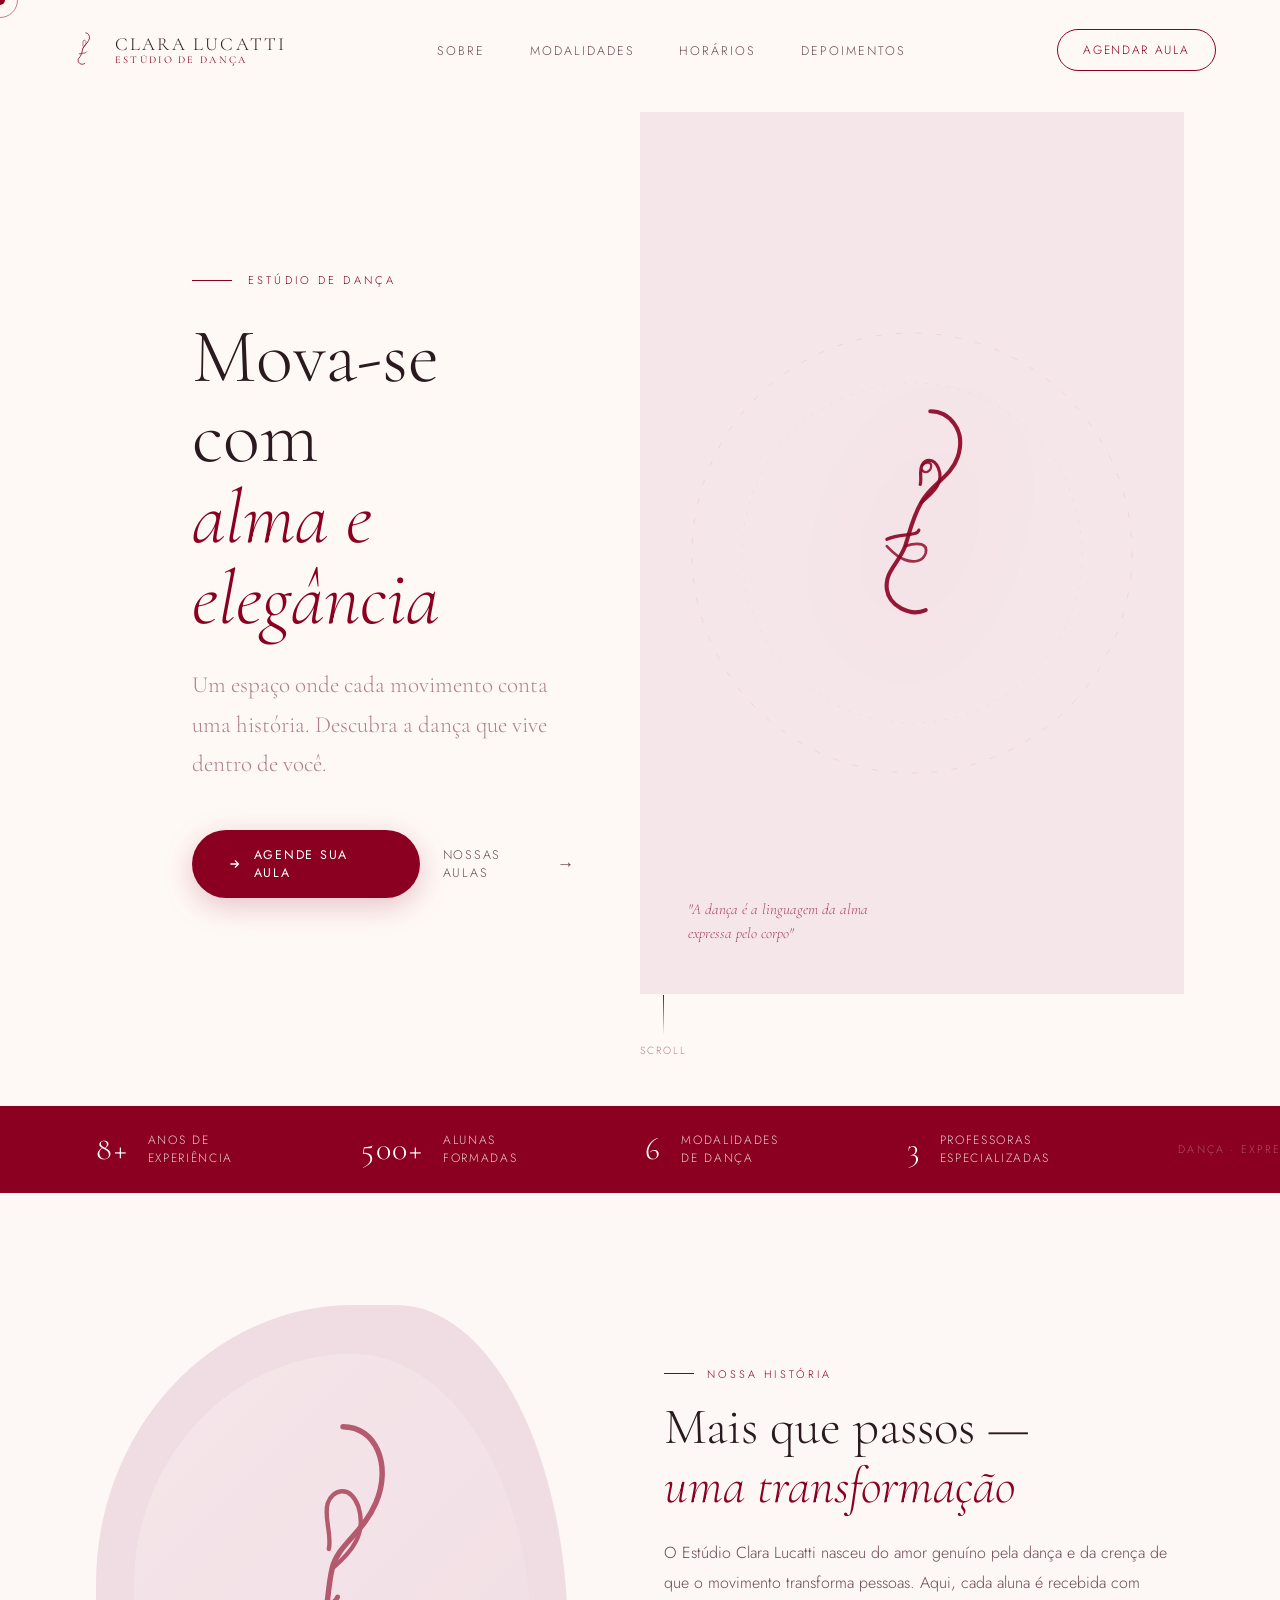
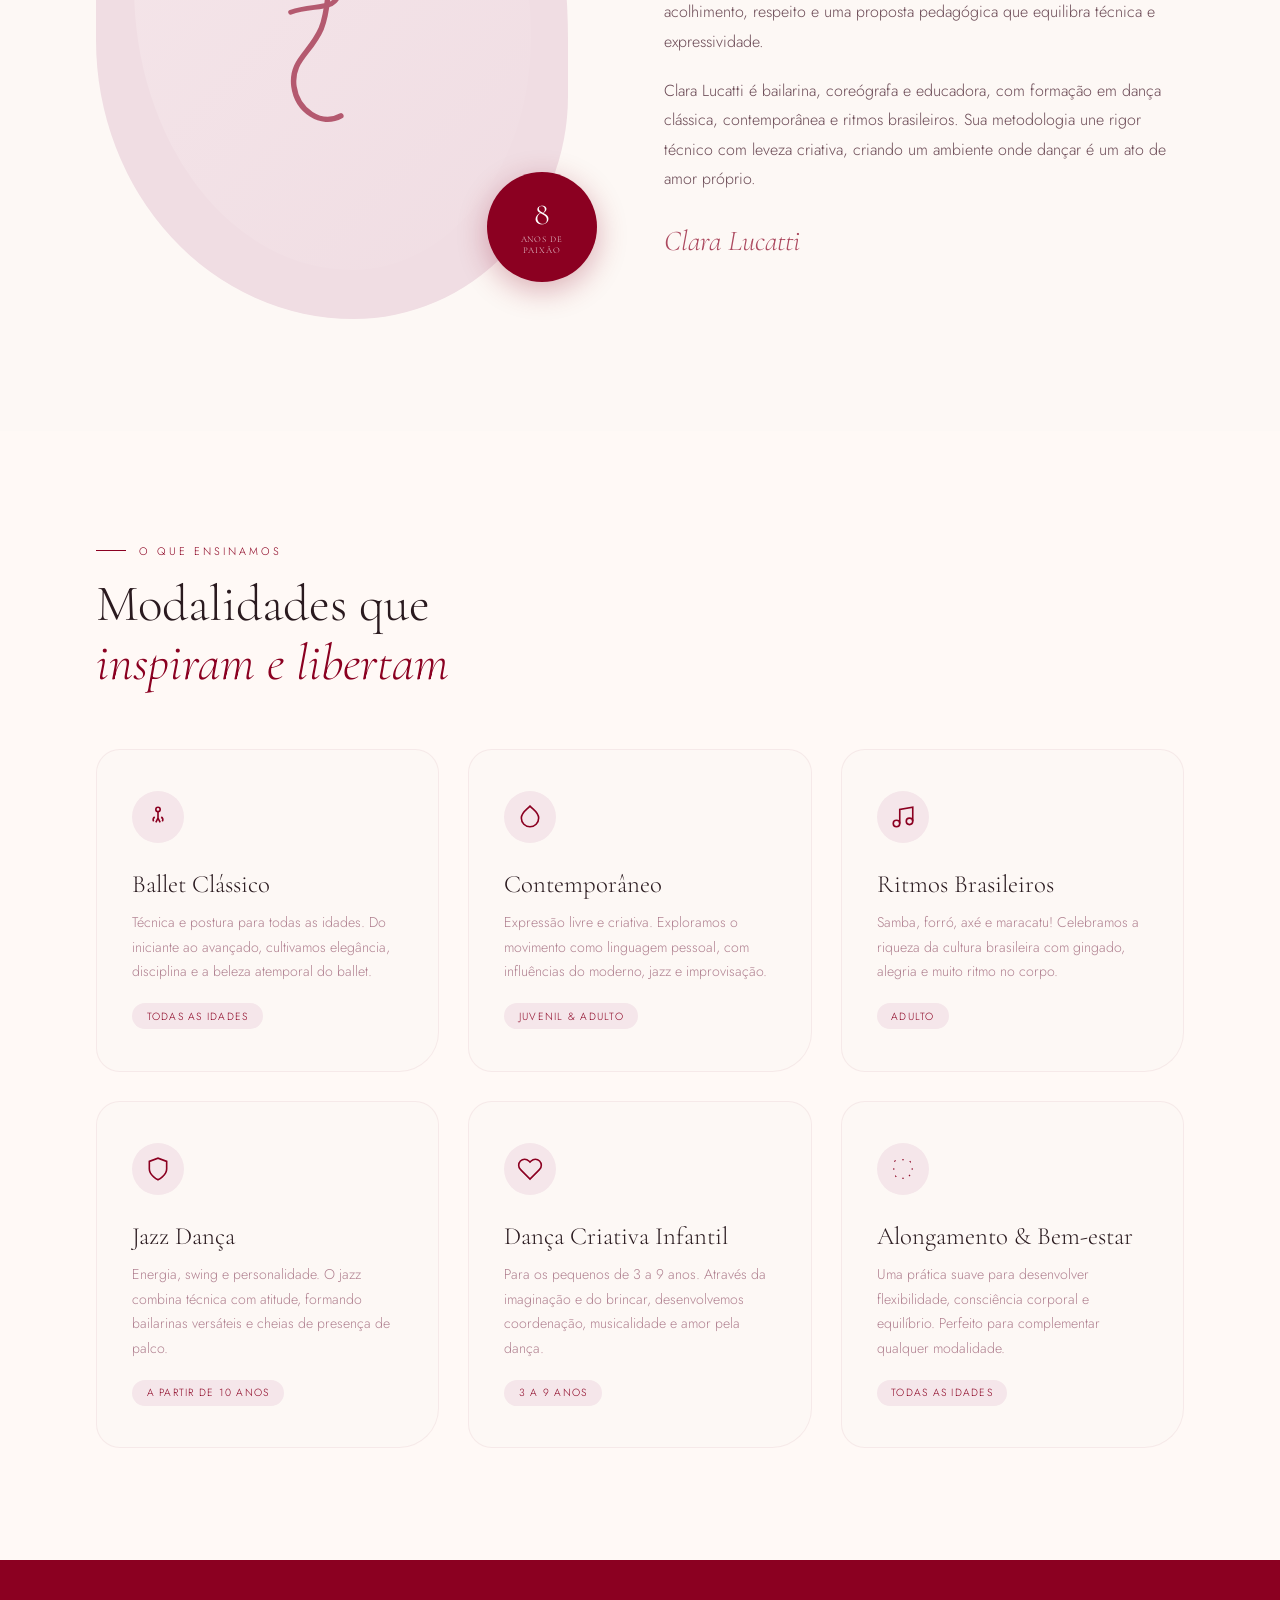
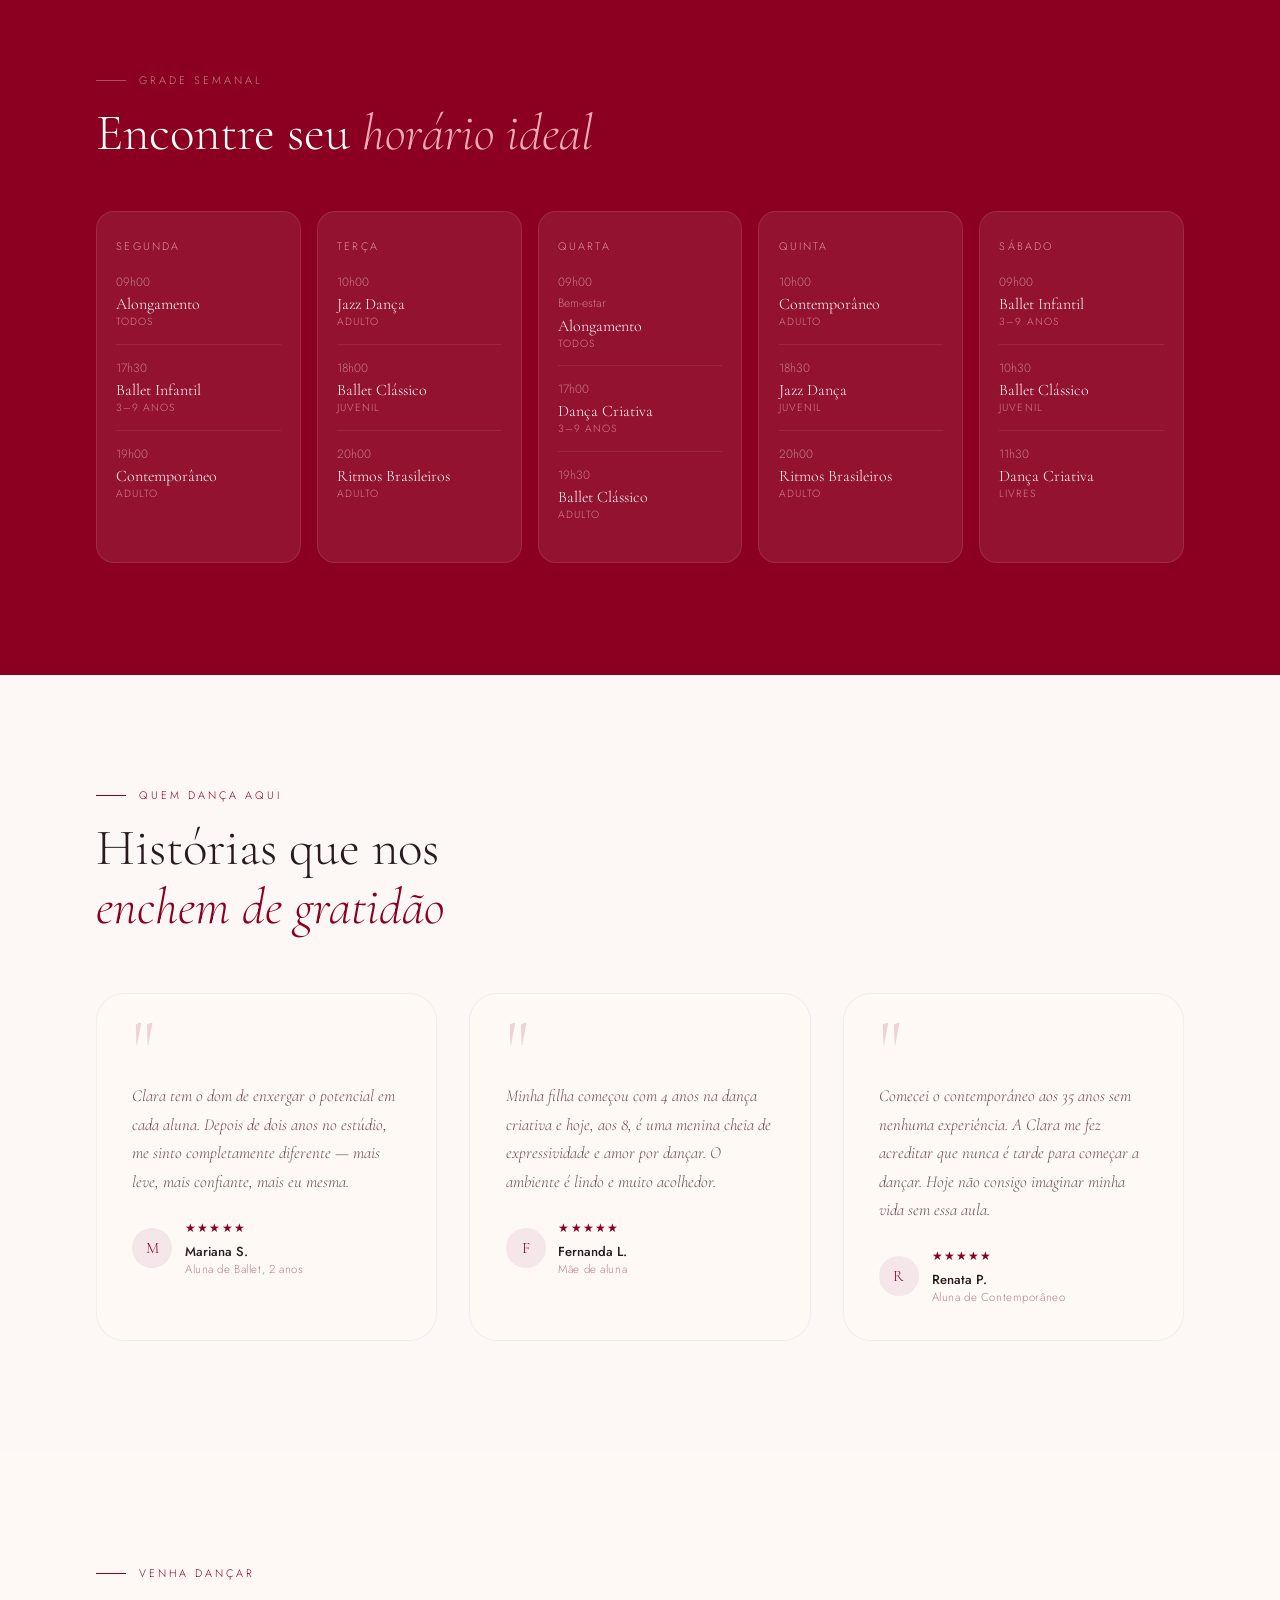
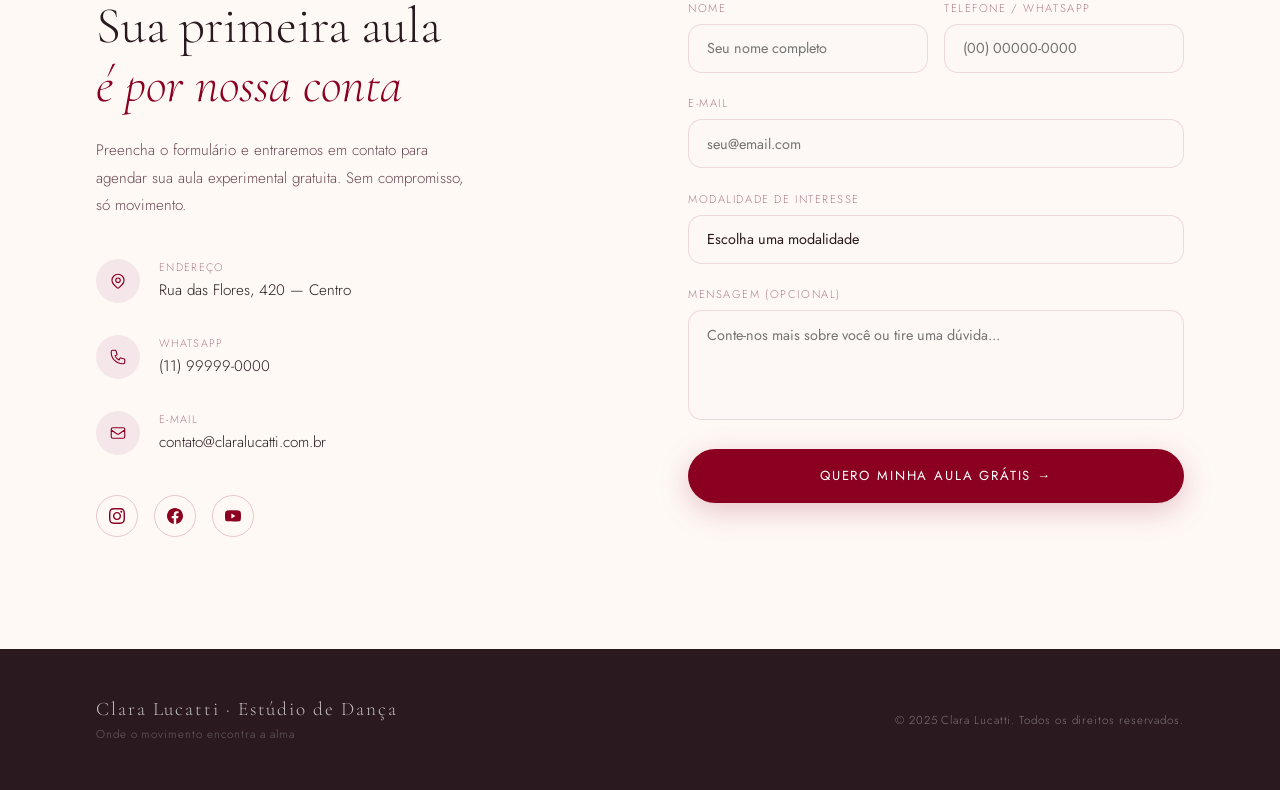
<file: templates/clara-lucatti.html>
<!DOCTYPE html>
<html lang="pt-BR">
<head>
<meta charset="UTF-8">
<meta name="viewport" content="width=device-width, initial-scale=1.0">
<title>Clara Lucatti · Estúdio de Dança</title>
<link href="https://fonts.googleapis.com/css2?family=Cormorant+Garamond:ital,wght@0,300;0,400;0,600;1,300;1,400&family=Jost:wght@200;300;400;500&display=swap" rel="stylesheet">
<style>
  :root {
    --bordo: #8B0021;
    --bordo-light: #A3002A;
    --bordo-pale: #f5e6ea;
    --cream: #fdf8f5;
    --warm-white: #fff9f6;
    --blush: #f0dde3;
    --taupe: #c9a8b2;
    --text-dark: #2a1a1f;
    --text-mid: #6b4a55;
    --text-light: #b08090;
  }

  *, *::before, *::after { margin: 0; padding: 0; box-sizing: border-box; }

  html { scroll-behavior: smooth; }

  body {
    background: var(--warm-white);
    color: var(--text-dark);
    font-family: 'Jost', sans-serif;
    font-weight: 300;
    overflow-x: hidden;
  }

  /* ── CURSOR ── */
  body { cursor: none; }
  .cursor {
    width: 10px; height: 10px;
    background: var(--bordo);
    border-radius: 50%;
    position: fixed; top: 0; left: 0;
    pointer-events: none; z-index: 9999;
    transform: translate(-50%,-50%);
    transition: transform 0.15s ease, width 0.3s ease, height 0.3s ease, opacity 0.3s;
    mix-blend-mode: multiply;
  }
  .cursor-ring {
    width: 36px; height: 36px;
    border: 1.5px solid var(--bordo);
    border-radius: 50%;
    position: fixed; top: 0; left: 0;
    pointer-events: none; z-index: 9998;
    transform: translate(-50%,-50%);
    transition: transform 0.35s cubic-bezier(.25,.46,.45,.94), opacity 0.3s;
    opacity: 0.5;
  }
  body:hover .cursor { opacity: 1; }

  /* ── NAV ── */
  nav {
    position: fixed; top: 0; left: 0; right: 0; z-index: 100;
    display: flex; align-items: center; justify-content: space-between;
    padding: 1.8rem 4rem;
    background: transparent;
    transition: background 0.4s, backdrop-filter 0.4s;
  }
  nav.scrolled {
    background: rgba(253,248,245,0.92);
    backdrop-filter: blur(16px);
    border-bottom: 1px solid rgba(139,0,33,0.08);
  }
  .nav-logo {
    display: flex; align-items: center; gap: 0.8rem;
    text-decoration: none;
  }
  .nav-logo-mark {
    width: 38px; height: 38px;
    /* Inline SVG logo reproduction */
  }
  .nav-brand {
    font-family: 'Cormorant Garamond', serif;
    font-weight: 300;
    font-size: 1.15rem;
    letter-spacing: 0.12em;
    color: var(--text-dark);
    text-transform: uppercase;
    line-height: 1.1;
  }
  .nav-brand span { display: block; font-size: 0.65rem; letter-spacing: 0.22em; color: var(--bordo); font-weight: 400; }
  .nav-links {
    display: flex; gap: 2.8rem; list-style: none;
  }
  .nav-links a {
    font-family: 'Jost', sans-serif;
    font-weight: 300;
    font-size: 0.78rem;
    letter-spacing: 0.16em;
    text-transform: uppercase;
    color: var(--text-mid);
    text-decoration: none;
    position: relative;
    transition: color 0.3s;
  }
  .nav-links a::after {
    content: '';
    position: absolute; bottom: -3px; left: 0; right: 100%;
    height: 1px; background: var(--bordo);
    transition: right 0.3s ease;
  }
  .nav-links a:hover { color: var(--bordo); }
  .nav-links a:hover::after { right: 0; }
  .nav-cta {
    font-family: 'Jost', sans-serif;
    font-size: 0.75rem;
    letter-spacing: 0.14em;
    text-transform: uppercase;
    padding: 0.7rem 1.6rem;
    border: 1.5px solid var(--bordo);
    color: var(--bordo);
    text-decoration: none;
    border-radius: 50px;
    transition: all 0.35s ease;
  }
  .nav-cta:hover { background: var(--bordo); color: #fff; }

  /* ── HERO ── */
  .hero {
    min-height: 100vh;
    display: grid;
    grid-template-columns: 1fr 1fr;
    position: relative;
    overflow: hidden;
  }
  .hero-left {
    display: flex; flex-direction: column;
    justify-content: center;
    padding: 10rem 4rem 6rem 6rem;
    position: relative; z-index: 2;
  }
  .hero-eyebrow {
    font-size: 0.7rem;
    letter-spacing: 0.28em;
    text-transform: uppercase;
    color: var(--bordo);
    margin-bottom: 1.8rem;
    display: flex; align-items: center; gap: 1rem;
    animation: fadeUp 1s 0.2s both;
  }
  .hero-eyebrow::before {
    content: ''; width: 40px; height: 1px; background: var(--bordo);
  }
  .hero-title {
    font-family: 'Cormorant Garamond', serif;
    font-weight: 300;
    font-size: clamp(3.5rem, 6vw, 5.5rem);
    line-height: 1.05;
    color: var(--text-dark);
    margin-bottom: 0.3rem;
    animation: fadeUp 1s 0.35s both;
  }
  .hero-title em {
    font-style: italic;
    color: var(--bordo);
    display: block;
  }
  .hero-subtitle {
    font-family: 'Cormorant Garamond', serif;
    font-weight: 300;
    font-size: clamp(1.1rem, 2vw, 1.45rem);
    color: var(--text-light);
    margin: 1.4rem 0 2.8rem;
    line-height: 1.7;
    max-width: 360px;
    animation: fadeUp 1s 0.5s both;
  }
  .hero-actions {
    display: flex; gap: 1.4rem; align-items: center;
    animation: fadeUp 1s 0.65s both;
  }
  .btn-primary {
    display: inline-flex; align-items: center; gap: 0.7rem;
    background: var(--bordo);
    color: #fff;
    font-family: 'Jost', sans-serif;
    font-size: 0.78rem;
    font-weight: 400;
    letter-spacing: 0.14em;
    text-transform: uppercase;
    padding: 1rem 2.2rem;
    border-radius: 50px;
    text-decoration: none;
    transition: all 0.35s ease;
    box-shadow: 0 8px 30px rgba(139,0,33,0.22);
  }
  .btn-primary:hover { background: #a0002c; transform: translateY(-2px); box-shadow: 0 14px 40px rgba(139,0,33,0.3); }
  .btn-secondary {
    font-family: 'Jost', sans-serif;
    font-size: 0.78rem;
    font-weight: 300;
    letter-spacing: 0.14em;
    text-transform: uppercase;
    color: var(--text-mid);
    text-decoration: none;
    display: flex; align-items: center; gap: 0.6rem;
    transition: color 0.3s;
  }
  .btn-secondary:hover { color: var(--bordo); }
  .btn-secondary .arrow { font-size: 1.1rem; transition: transform 0.3s; }
  .btn-secondary:hover .arrow { transform: translateX(4px); }

  .hero-right {
    position: relative;
    overflow: hidden;
  }
  .hero-bg-shape {
    position: absolute;
    inset: 0;
    background: var(--bordo-pale);
    clip-path: ellipse(90% 90% at 60% 50%);
  }
  .hero-ornament {
    position: absolute;
    top: 50%; left: 50%;
    transform: translate(-50%, -50%);
    opacity: 0.07;
    animation: rotateSlow 30s linear infinite;
  }
  .hero-logo-display {
    position: absolute;
    top: 50%; left: 50%;
    transform: translate(-50%, -50%);
    width: 320px; height: 320px;
    animation: floatLogo 6s ease-in-out infinite;
  }
  .hero-logo-display svg {
    width: 100%; height: 100%;
    filter: drop-shadow(0 20px 60px rgba(139,0,33,0.2));
  }
  .hero-quote {
    position: absolute;
    bottom: 3rem; left: 3rem;
    font-family: 'Cormorant Garamond', serif;
    font-style: italic;
    font-size: 0.95rem;
    color: var(--bordo);
    opacity: 0.7;
    max-width: 200px;
    line-height: 1.6;
  }
  .hero-scroll {
    position: absolute;
    bottom: 3rem; left: 50%;
    transform: translateX(-50%);
    display: flex; flex-direction: column; align-items: center; gap: 0.5rem;
    font-size: 0.65rem; letter-spacing: 0.2em; text-transform: uppercase;
    color: var(--text-light);
    animation: fadeUp 1s 1.2s both;
    z-index: 2;
  }
  .scroll-line {
    width: 1px; height: 40px; background: linear-gradient(to bottom, var(--bordo), transparent);
    animation: scrollPulse 2s ease-in-out infinite;
  }

  /* ── ABOUT STRIP ── */
  .about-strip {
    background: var(--bordo);
    padding: 1.6rem 6rem;
    display: flex; gap: 4rem; align-items: center;
    overflow: hidden;
  }
  .strip-item {
    display: flex; align-items: center; gap: 1.2rem;
    flex-shrink: 0;
    color: rgba(255,255,255,0.8);
    font-size: 0.75rem; letter-spacing: 0.14em; text-transform: uppercase;
  }
  .strip-dot { width: 5px; height: 5px; border-radius: 50%; background: rgba(255,255,255,0.4); }
  .strip-num {
    font-family: 'Cormorant Garamond', serif;
    font-size: 2rem; font-weight: 300;
    color: #fff; line-height: 1;
  }

  /* ── SECTION HELPERS ── */
  section { padding: 7rem 6rem; }
  .section-label {
    font-size: 0.68rem; letter-spacing: 0.28em; text-transform: uppercase;
    color: var(--bordo); margin-bottom: 1rem;
    display: flex; align-items: center; gap: 0.8rem;
  }
  .section-label::before { content: ''; width: 30px; height: 1px; background: var(--bordo); }
  .section-title {
    font-family: 'Cormorant Garamond', serif;
    font-weight: 300;
    font-size: clamp(2.2rem, 4vw, 3.4rem);
    line-height: 1.15;
    color: var(--text-dark);
    margin-bottom: 1.4rem;
  }
  .section-title em { font-style: italic; color: var(--bordo); }

  /* ── SOBRE ── */
  .sobre {
    display: grid; grid-template-columns: 1fr 1.1fr;
    gap: 6rem; align-items: center;
    background: var(--cream);
  }
  .sobre-image-wrap {
    position: relative;
  }
  .sobre-image-bg {
    width: 100%; padding-bottom: 130%;
    background: var(--blush);
    border-radius: 60% 40% 50% 60% / 50% 60% 40% 50%;
    position: relative;
    overflow: hidden;
  }
  .sobre-image-inner {
    position: absolute; inset: 8%;
    background: linear-gradient(135deg, var(--bordo-pale), var(--blush));
    border-radius: 55% 45% 45% 55% / 45% 55% 45% 55%;
    display: flex; align-items: center; justify-content: center;
  }
  .sobre-image-inner svg {
    width: 55%; opacity: 0.6;
  }
  .sobre-badge {
    position: absolute;
    bottom: 6%; right: -6%;
    background: var(--bordo);
    color: #fff;
    border-radius: 50%;
    width: 110px; height: 110px;
    display: flex; flex-direction: column; align-items: center; justify-content: center;
    font-family: 'Cormorant Garamond', serif;
    text-align: center;
    box-shadow: 0 8px 30px rgba(139,0,33,0.3);
  }
  .sobre-badge .num { font-size: 2rem; font-weight: 300; line-height: 1; }
  .sobre-badge .label { font-size: 0.55rem; letter-spacing: 0.1em; opacity: 0.85; text-transform: uppercase; margin-top: 0.2rem; }
  .sobre-text p {
    font-size: 1rem; line-height: 1.85; color: var(--text-mid);
    margin-bottom: 1.2rem;
  }
  .sobre-signature {
    font-family: 'Cormorant Garamond', serif;
    font-style: italic;
    font-size: 1.8rem;
    color: var(--bordo);
    margin-top: 1.8rem;
    opacity: 0.7;
  }

  /* ── MODALIDADES ── */
  .modalidades { background: var(--warm-white); }
  .modal-grid {
    display: grid; grid-template-columns: repeat(3, 1fr);
    gap: 1.8rem; margin-top: 3.5rem;
  }
  .modal-card {
    background: var(--cream);
    border-radius: 24px 24px 40px 24px;
    padding: 2.6rem 2.2rem;
    position: relative; overflow: hidden;
    transition: transform 0.4s ease, box-shadow 0.4s ease;
    border: 1px solid rgba(139,0,33,0.06);
  }
  .modal-card:hover {
    transform: translateY(-8px);
    box-shadow: 0 20px 60px rgba(139,0,33,0.1);
  }
  .modal-card::before {
    content: '';
    position: absolute; bottom: 0; left: 0; right: 0;
    height: 4px;
    background: linear-gradient(90deg, var(--bordo), transparent);
    transform: scaleX(0); transform-origin: left;
    transition: transform 0.4s ease;
  }
  .modal-card:hover::before { transform: scaleX(1); }
  .modal-icon {
    width: 52px; height: 52px;
    background: var(--bordo-pale);
    border-radius: 50%;
    display: flex; align-items: center; justify-content: center;
    margin-bottom: 1.6rem;
  }
  .modal-icon svg { width: 26px; color: var(--bordo); }
  .modal-name {
    font-family: 'Cormorant Garamond', serif;
    font-size: 1.55rem; font-weight: 300;
    margin-bottom: 0.7rem; color: var(--text-dark);
  }
  .modal-desc {
    font-size: 0.88rem; line-height: 1.75;
    color: var(--text-light);
  }
  .modal-tag {
    display: inline-block;
    margin-top: 1.2rem;
    font-size: 0.65rem; letter-spacing: 0.12em; text-transform: uppercase;
    padding: 0.35rem 0.9rem;
    border-radius: 50px;
    background: var(--bordo-pale);
    color: var(--bordo);
  }

  /* ── HORÁRIOS ── */
  .horarios { background: var(--bordo); color: #fff; }
  .horarios .section-label { color: rgba(255,255,255,0.5); }
  .horarios .section-label::before { background: rgba(255,255,255,0.3); }
  .horarios .section-title { color: #fff; }
  .horarios .section-title em { color: rgba(255,200,210,0.85); }
  .schedule-grid {
    display: grid; grid-template-columns: repeat(5, 1fr);
    gap: 1rem; margin-top: 3rem;
  }
  .schedule-day {
    background: rgba(255,255,255,0.07);
    border: 1px solid rgba(255,255,255,0.1);
    border-radius: 18px;
    padding: 1.6rem 1.2rem;
    transition: background 0.3s;
  }
  .schedule-day:hover { background: rgba(255,255,255,0.13); }
  .day-name {
    font-size: 0.68rem; letter-spacing: 0.2em; text-transform: uppercase;
    color: rgba(255,200,210,0.7); margin-bottom: 1.2rem;
  }
  .class-item {
    margin-bottom: 0.9rem;
    padding-bottom: 0.9rem;
    border-bottom: 1px solid rgba(255,255,255,0.08);
  }
  .class-item:last-child { border-bottom: none; margin-bottom: 0; }
  .class-time { font-size: 0.75rem; color: rgba(255,255,255,0.45); margin-bottom: 0.2rem; }
  .class-name { font-family: 'Cormorant Garamond', serif; font-size: 1rem; color: #fff; }
  .class-level { font-size: 0.65rem; letter-spacing: 0.1em; text-transform: uppercase; color: rgba(255,200,210,0.6); }

  /* ── DEPOIMENTOS ── */
  .depoimentos { background: var(--cream); }
  .depo-grid {
    display: grid; grid-template-columns: repeat(3, 1fr);
    gap: 2rem; margin-top: 3.5rem;
  }
  .depo-card {
    background: var(--warm-white);
    border-radius: 28px;
    padding: 2.2rem;
    position: relative;
    border: 1px solid rgba(139,0,33,0.06);
    transition: transform 0.3s;
  }
  .depo-card:hover { transform: translateY(-4px); }
  .depo-quote-mark {
    font-family: 'Cormorant Garamond', serif;
    font-size: 5rem; line-height: 0.5;
    color: var(--bordo); opacity: 0.15;
    margin-bottom: 0.8rem;
  }
  .depo-text {
    font-family: 'Cormorant Garamond', serif;
    font-size: 1.05rem; font-style: italic;
    line-height: 1.7; color: var(--text-mid);
    margin-bottom: 1.4rem;
  }
  .depo-author { display: flex; align-items: center; gap: 0.8rem; }
  .depo-avatar {
    width: 40px; height: 40px;
    background: var(--bordo-pale);
    border-radius: 50%;
    display: flex; align-items: center; justify-content: center;
    font-family: 'Cormorant Garamond', serif;
    font-size: 1rem; color: var(--bordo);
  }
  .depo-name { font-size: 0.82rem; font-weight: 500; color: var(--text-dark); }
  .depo-role { font-size: 0.72rem; color: var(--text-light); letter-spacing: 0.05em; }
  .depo-stars { color: var(--bordo); font-size: 0.75rem; letter-spacing: 0.1em; margin-bottom: 0.3rem; }

  /* ── CONTATO ── */
  .contato {
    background: var(--warm-white);
    display: grid; grid-template-columns: 1fr 1fr;
    gap: 6rem; align-items: center;
  }
  .contato-form { }
  .form-group { margin-bottom: 1.4rem; }
  .form-group label {
    display: block;
    font-size: 0.7rem; letter-spacing: 0.14em; text-transform: uppercase;
    color: var(--text-light); margin-bottom: 0.5rem;
  }
  .form-group input,
  .form-group select,
  .form-group textarea {
    width: 100%;
    background: var(--cream);
    border: 1.5px solid rgba(139,0,33,0.12);
    border-radius: 14px;
    padding: 0.85rem 1.1rem;
    font-family: 'Jost', sans-serif;
    font-size: 0.9rem;
    color: var(--text-dark);
    transition: border-color 0.3s, box-shadow 0.3s;
    outline: none;
    appearance: none;
  }
  .form-group input:focus,
  .form-group select:focus,
  .form-group textarea:focus {
    border-color: var(--bordo);
    box-shadow: 0 0 0 4px rgba(139,0,33,0.06);
  }
  .form-group textarea { height: 110px; resize: none; }
  .form-row { display: grid; grid-template-columns: 1fr 1fr; gap: 1rem; }
  .contato-info { }
  .contact-item {
    display: flex; gap: 1.2rem; align-items: flex-start;
    margin-bottom: 2rem;
  }
  .contact-icon {
    width: 44px; height: 44px; border-radius: 50%;
    background: var(--bordo-pale);
    display: flex; align-items: center; justify-content: center;
    flex-shrink: 0;
    color: var(--bordo);
  }
  .contact-label { font-size: 0.68rem; letter-spacing: 0.12em; text-transform: uppercase; color: var(--text-light); margin-bottom: 0.25rem; }
  .contact-value { font-size: 0.95rem; color: var(--text-dark); }
  .social-links { display: flex; gap: 1rem; margin-top: 2.5rem; }
  .social-link {
    width: 42px; height: 42px;
    border: 1.5px solid rgba(139,0,33,0.2);
    border-radius: 50%;
    display: flex; align-items: center; justify-content: center;
    color: var(--bordo);
    text-decoration: none;
    transition: all 0.3s;
    font-size: 0.85rem;
  }
  .social-link:hover { background: var(--bordo); color: #fff; border-color: var(--bordo); }

  /* ── FOOTER ── */
  footer {
    background: var(--text-dark);
    color: rgba(255,255,255,0.4);
    padding: 3rem 6rem;
    display: flex; justify-content: space-between; align-items: center;
  }
  .footer-brand {
    font-family: 'Cormorant Garamond', serif;
    font-size: 1.2rem; font-weight: 300;
    color: rgba(255,255,255,0.7); letter-spacing: 0.1em;
  }
  .footer-copy { font-size: 0.72rem; letter-spacing: 0.08em; }

  /* ── DECORATIVE BLOB ── */
  .blob {
    position: absolute; pointer-events: none; z-index: 0;
    border-radius: 50%; filter: blur(80px); opacity: 0.45;
  }

  /* ── ANIMATIONS ── */
  @keyframes fadeUp {
    from { opacity: 0; transform: translateY(28px); }
    to { opacity: 1; transform: translateY(0); }
  }
  @keyframes floatLogo {
    0%, 100% { transform: translate(-50%, -50%) translateY(0); }
    50% { transform: translate(-50%, -50%) translateY(-18px); }
  }
  @keyframes rotateSlow {
    from { transform: translate(-50%,-50%) rotate(0deg); }
    to { transform: translate(-50%,-50%) rotate(360deg); }
  }
  @keyframes scrollPulse {
    0%, 100% { opacity: 1; }
    50% { opacity: 0.3; }
  }
  @keyframes fadeIn {
    from { opacity: 0; }
    to { opacity: 1; }
  }

  /* Reveal on scroll */
  .reveal { opacity: 0; transform: translateY(30px); transition: opacity 0.7s ease, transform 0.7s ease; }
  .reveal.visible { opacity: 1; transform: translateY(0); }
  .reveal-delay-1 { transition-delay: 0.1s; }
  .reveal-delay-2 { transition-delay: 0.2s; }
  .reveal-delay-3 { transition-delay: 0.3s; }

  /* ── RESPONSIVE ── */
  @media (max-width: 900px) {
    nav { padding: 1.4rem 2rem; }
    .nav-links { display: none; }
    section { padding: 5rem 2rem; }
    .hero { grid-template-columns: 1fr; }
    .hero-right { height: 50vh; }
    .hero-left { padding: 8rem 2rem 3rem; }
    .sobre, .contato { grid-template-columns: 1fr; gap: 3rem; }
    .modal-grid, .depo-grid { grid-template-columns: 1fr; }
    .schedule-grid { grid-template-columns: repeat(2, 1fr); }
    .about-strip { padding: 1.4rem 2rem; }
    footer { flex-direction: column; gap: 1rem; padding: 2rem; text-align: center; }
  }
</style>
</head>
<body>

<!-- Custom Cursor -->
<div class="cursor" id="cursor"></div>
<div class="cursor-ring" id="cursorRing"></div>

<!-- NAV -->
<nav id="navbar">
  <a href="#" class="nav-logo">
    <svg class="nav-logo-mark" viewBox="0 0 100 200" fill="none" xmlns="http://www.w3.org/2000/svg">
      <path d="M65 10 C80 10 90 30 80 50 C70 70 55 75 50 90 C45 105 45 115 40 125 C35 140 20 145 25 160 C30 175 50 180 60 170" stroke="#8B0021" stroke-width="4.5" stroke-linecap="round" fill="none"/>
      <path d="M50 90 C60 80 70 70 65 55 C60 45 52 48 50 55 C48 62 52 70 50 78" stroke="#8B0021" stroke-width="3" stroke-linecap="round" fill="none"/>
      <path d="M30 120 C50 115 65 120 70 110" stroke="#8B0021" stroke-width="3.5" stroke-linecap="round" fill="none"/>
    </svg>
    <div class="nav-brand">Clara Lucatti <span>Estúdio de Dança</span></div>
  </a>
  <ul class="nav-links">
    <li><a href="#sobre">Sobre</a></li>
    <li><a href="#modalidades">Modalidades</a></li>
    <li><a href="#horarios">Horários</a></li>
    <li><a href="#depoimentos">Depoimentos</a></li>
  </ul>
  <a href="#contato" class="nav-cta">Agendar Aula</a>
</nav>

<!-- HERO -->
<section class="hero" id="home">
  <div class="hero-left">
    <div class="hero-eyebrow">Estúdio de Dança</div>
    <h1 class="hero-title">
      Mova-se com<br>
      <em>alma e elegância</em>
    </h1>
    <p class="hero-subtitle">
      Um espaço onde cada movimento conta uma história. Descubra a dança que vive dentro de você.
    </p>
    <div class="hero-actions">
      <a href="#contato" class="btn-primary">
        <svg width="16" height="16" fill="none" viewBox="0 0 24 24" stroke="currentColor"><path stroke-linecap="round" stroke-linejoin="round" stroke-width="2" d="M13 7l5 5m0 0l-5 5m5-5H6"/></svg>
        Agende sua aula
      </a>
      <a href="#modalidades" class="btn-secondary">Nossas aulas <span class="arrow">→</span></a>
    </div>
  </div>

  <div class="hero-right">
    <div class="hero-bg-shape"></div>
    <!-- Decorative rotating ring -->
    <svg class="hero-ornament" width="500" height="500" viewBox="0 0 500 500">
      <circle cx="250" cy="250" r="220" fill="none" stroke="#8B0021" stroke-width="1" stroke-dasharray="6 14"/>
      <circle cx="250" cy="250" r="170" fill="none" stroke="#8B0021" stroke-width="0.5" stroke-dasharray="3 8"/>
    </svg>
    <!-- Logo display -->
    <div class="hero-logo-display">
      <svg viewBox="0 0 400 700" fill="none" xmlns="http://www.w3.org/2000/svg">
        <!-- Main flowing line (stylized from uploaded logo) -->
        <path d="M240 40 C280 40 320 80 300 140 C285 185 240 200 220 240 C200 275 195 305 185 335 C170 375 140 390 145 430 C150 465 195 490 230 475" 
              stroke="#8B0021" stroke-width="9" stroke-linecap="round" fill="none" opacity="0.9"/>
        <!-- Spiral top -->
        <path d="M220 240 C250 215 270 195 258 165 C248 140 228 145 222 158 C215 172 222 188 218 200" 
              stroke="#8B0021" stroke-width="7" stroke-linecap="round" fill="none" opacity="0.9"/>
        <path d="M222 158 C235 148 245 152 241 165 C237 175 225 175 222 168" 
              stroke="#8B0021" stroke-width="5" stroke-linecap="round" fill="none" opacity="0.85"/>
        <!-- Leaf/petal shape mid -->
        <path d="M145 320 C175 305 210 315 215 300" 
              stroke="#8B0021" stroke-width="7" stroke-linecap="round" fill="none" opacity="0.9"/>
        <!-- Lower curve -->
        <path d="M185 335 C215 325 235 330 230 350 C225 368 205 372 185 365 C165 358 155 345 145 335" 
              stroke="#8B0021" stroke-width="6" stroke-linecap="round" fill="none" opacity="0.8"/>
      </svg>
    </div>
    <div class="hero-quote">"A dança é a linguagem da alma expressa pelo corpo"</div>
  </div>

  <div class="hero-scroll">
    <div class="scroll-line"></div>
    <span>scroll</span>
  </div>
</section>

<!-- STRIP -->
<div class="about-strip">
  <div class="strip-item"><div class="strip-num">8+</div><div>Anos de<br>experiência</div></div>
  <div class="strip-dot"></div>
  <div class="strip-item"><div class="strip-num">500+</div><div>Alunas<br>formadas</div></div>
  <div class="strip-dot"></div>
  <div class="strip-item"><div class="strip-num">6</div><div>Modalidades<br>de dança</div></div>
  <div class="strip-dot"></div>
  <div class="strip-item"><div class="strip-num">3</div><div>Professoras<br>especializadas</div></div>
  <div class="strip-dot"></div>
  <div class="strip-item" style="margin-left:auto; opacity:0.6; font-size:0.68rem; letter-spacing:0.2em; text-transform:uppercase; color:rgba(255,255,255,0.5)">DANÇA · EXPRESSÃO · ARTE · MOVIMENTO · TÉCNICA · BELEZA · DANÇA · EXPRESSÃO · ARTE ·</div>
</div>

<!-- SOBRE -->
<section class="sobre" id="sobre">
  <div class="sobre-image-wrap reveal">
    <div class="sobre-image-bg">
      <div class="sobre-image-inner">
        <svg viewBox="0 0 200 400" fill="none">
          <path d="M110 30 C140 30 155 65 140 100 C128 128 105 138 100 160 C95 182 97 198 90 215 C80 238 62 244 65 268 C68 290 90 305 108 295" stroke="#8B0021" stroke-width="5" stroke-linecap="round"/>
          <path d="M100 160 C118 145 132 128 124 103 C116 82 100 88 96 100 C92 113 100 128 97 142" stroke="#8B0021" stroke-width="4" stroke-linecap="round"/>
          <path d="M62 200 C82 193 100 198 105 186" stroke="#8B0021" stroke-width="4.5" stroke-linecap="round"/>
        </svg>
      </div>
    </div>
    <div class="sobre-badge">
      <div class="num">8</div>
      <div class="label">Anos de<br>paixão</div>
    </div>
  </div>
  <div class="sobre-text reveal reveal-delay-1">
    <div class="section-label">Nossa história</div>
    <h2 class="section-title">Mais que passos —<br><em>uma transformação</em></h2>
    <p>
      O Estúdio Clara Lucatti nasceu do amor genuíno pela dança e da crença de que o movimento transforma pessoas. Aqui, cada aluna é recebida com acolhimento, respeito e uma proposta pedagógica que equilibra técnica e expressividade.
    </p>
    <p>
      Clara Lucatti é bailarina, coreógrafa e educadora, com formação em dança clássica, contemporânea e ritmos brasileiros. Sua metodologia une rigor técnico com leveza criativa, criando um ambiente onde dançar é um ato de amor próprio.
    </p>
    <div class="sobre-signature">Clara Lucatti</div>
  </div>
</section>

<!-- MODALIDADES -->
<section class="modalidades" id="modalidades">
  <div class="section-label reveal">O que ensinamos</div>
  <h2 class="section-title reveal reveal-delay-1">Modalidades que<br><em>inspiram e libertam</em></h2>
  <div class="modal-grid">
    <div class="modal-card reveal">
      <div class="modal-icon">
        <svg viewBox="0 0 24 24" fill="none" stroke="currentColor" stroke-width="1.5"><circle cx="12" cy="5" r="2"/><path d="M12 7v6m0 0l-2 4m2-4l2 4"/><path d="M9 12c-1.5 1-2 2.5-1 4M15 12c1.5 1 2 2.5 1 4"/></svg>
      </div>
      <div class="modal-name">Ballet Clássico</div>
      <p class="modal-desc">Técnica e postura para todas as idades. Do iniciante ao avançado, cultivamos elegância, disciplina e a beleza atemporal do ballet.</p>
      <span class="modal-tag">Todas as idades</span>
    </div>
    <div class="modal-card reveal reveal-delay-1">
      <div class="modal-icon">
        <svg viewBox="0 0 24 24" fill="none" stroke="currentColor" stroke-width="1.5"><path d="M12 2C8 6 4 8 4 13a8 8 0 0016 0c0-5-4-7-8-11z"/></svg>
      </div>
      <div class="modal-name">Contemporâneo</div>
      <p class="modal-desc">Expressão livre e criativa. Exploramos o movimento como linguagem pessoal, com influências do moderno, jazz e improvisação.</p>
      <span class="modal-tag">Juvenil & Adulto</span>
    </div>
    <div class="modal-card reveal reveal-delay-2">
      <div class="modal-icon">
        <svg viewBox="0 0 24 24" fill="none" stroke="currentColor" stroke-width="1.5"><path d="M9 18V5l12-2v13"/><circle cx="6" cy="18" r="3"/><circle cx="18" cy="16" r="3"/></svg>
      </div>
      <div class="modal-name">Ritmos Brasileiros</div>
      <p class="modal-desc">Samba, forró, axé e maracatu! Celebramos a riqueza da cultura brasileira com gingado, alegria e muito ritmo no corpo.</p>
      <span class="modal-tag">Adulto</span>
    </div>
    <div class="modal-card reveal">
      <div class="modal-icon">
        <svg viewBox="0 0 24 24" fill="none" stroke="currentColor" stroke-width="1.5"><path d="M12 22s8-4 8-10V5l-8-3-8 3v7c0 6 8 10 8 10z"/></svg>
      </div>
      <div class="modal-name">Jazz Dança</div>
      <p class="modal-desc">Energia, swing e personalidade. O jazz combina técnica com atitude, formando bailarinas versáteis e cheias de presença de palco.</p>
      <span class="modal-tag">A partir de 10 anos</span>
    </div>
    <div class="modal-card reveal reveal-delay-1">
      <div class="modal-icon">
        <svg viewBox="0 0 24 24" fill="none" stroke="currentColor" stroke-width="1.5"><path d="M20.84 4.61a5.5 5.5 0 0 0-7.78 0L12 5.67l-1.06-1.06a5.5 5.5 0 0 0-7.78 7.78l1.06 1.06L12 21.23l7.78-7.78 1.06-1.06a5.5 5.5 0 0 0 0-7.78z"/></svg>
      </div>
      <div class="modal-name">Dança Criativa Infantil</div>
      <p class="modal-desc">Para os pequenos de 3 a 9 anos. Através da imaginação e do brincar, desenvolvemos coordenação, musicalidade e amor pela dança.</p>
      <span class="modal-tag">3 a 9 anos</span>
    </div>
    <div class="modal-card reveal reveal-delay-2">
      <div class="modal-icon">
        <svg viewBox="0 0 24 24" fill="none" stroke="currentColor" stroke-width="1.5"><path d="M12 3v1m0 16v1M4.22 4.22l.707.707m12.727 12.727l.707.707M3 12h1m16 0h1M4.927 19.073l.707-.707M18.364 5.636l.707-.707"/></svg>
      </div>
      <div class="modal-name">Alongamento & Bem-estar</div>
      <p class="modal-desc">Uma prática suave para desenvolver flexibilidade, consciência corporal e equilíbrio. Perfeito para complementar qualquer modalidade.</p>
      <span class="modal-tag">Todas as idades</span>
    </div>
  </div>
</section>

<!-- HORÁRIOS -->
<section class="horarios" id="horarios">
  <div class="section-label reveal">Grade semanal</div>
  <h2 class="section-title reveal reveal-delay-1">Encontre seu <em>horário ideal</em></h2>
  <div class="schedule-grid reveal reveal-delay-2">
    <div class="schedule-day">
      <div class="day-name">Segunda</div>
      <div class="class-item"><div class="class-time">09h00</div><div class="class-name">Alongamento</div><div class="class-level">Todos</div></div>
      <div class="class-item"><div class="class-time">17h30</div><div class="class-name">Ballet Infantil</div><div class="class-level">3–9 anos</div></div>
      <div class="class-item"><div class="class-time">19h00</div><div class="class-name">Contemporâneo</div><div class="class-level">Adulto</div></div>
    </div>
    <div class="schedule-day">
      <div class="day-name">Terça</div>
      <div class="class-item"><div class="class-time">10h00</div><div class="class-name">Jazz Dança</div><div class="class-level">Adulto</div></div>
      <div class="class-item"><div class="class-time">18h00</div><div class="class-name">Ballet Clássico</div><div class="class-level">Juvenil</div></div>
      <div class="class-item"><div class="class-time">20h00</div><div class="class-name">Ritmos Brasileiros</div><div class="class-level">Adulto</div></div>
    </div>
    <div class="schedule-day">
      <div class="day-name">Quarta</div>
      <div class="class-item"><div class="class-time">09h00</div><div class="class-time">Bem-estar</div><div class="class-name">Alongamento</div><div class="class-level">Todos</div></div>
      <div class="class-item"><div class="class-time">17h00</div><div class="class-name">Dança Criativa</div><div class="class-level">3–9 anos</div></div>
      <div class="class-item"><div class="class-time">19h30</div><div class="class-name">Ballet Clássico</div><div class="class-level">Adulto</div></div>
    </div>
    <div class="schedule-day">
      <div class="day-name">Quinta</div>
      <div class="class-item"><div class="class-time">10h00</div><div class="class-name">Contemporâneo</div><div class="class-level">Adulto</div></div>
      <div class="class-item"><div class="class-time">18h30</div><div class="class-name">Jazz Dança</div><div class="class-level">Juvenil</div></div>
      <div class="class-item"><div class="class-time">20h00</div><div class="class-name">Ritmos Brasileiros</div><div class="class-level">Adulto</div></div>
    </div>
    <div class="schedule-day">
      <div class="day-name">Sábado</div>
      <div class="class-item"><div class="class-time">09h00</div><div class="class-name">Ballet Infantil</div><div class="class-level">3–9 anos</div></div>
      <div class="class-item"><div class="class-time">10h30</div><div class="class-name">Ballet Clássico</div><div class="class-level">Juvenil</div></div>
      <div class="class-item"><div class="class-time">11h30</div><div class="class-name">Dança Criativa</div><div class="class-level">Livres</div></div>
    </div>
  </div>
</section>

<!-- DEPOIMENTOS -->
<section class="depoimentos" id="depoimentos">
  <div class="section-label reveal">Quem dança aqui</div>
  <h2 class="section-title reveal reveal-delay-1">Histórias que nos<br><em>enchem de gratidão</em></h2>
  <div class="depo-grid">
    <div class="depo-card reveal">
      <div class="depo-quote-mark">"</div>
      <p class="depo-text">Clara tem o dom de enxergar o potencial em cada aluna. Depois de dois anos no estúdio, me sinto completamente diferente — mais leve, mais confiante, mais eu mesma.</p>
      <div class="depo-author">
        <div class="depo-avatar">M</div>
        <div><div class="depo-stars">★★★★★</div><div class="depo-name">Mariana S.</div><div class="depo-role">Aluna de Ballet, 2 anos</div></div>
      </div>
    </div>
    <div class="depo-card reveal reveal-delay-1">
      <div class="depo-quote-mark">"</div>
      <p class="depo-text">Minha filha começou com 4 anos na dança criativa e hoje, aos 8, é uma menina cheia de expressividade e amor por dançar. O ambiente é lindo e muito acolhedor.</p>
      <div class="depo-author">
        <div class="depo-avatar">F</div>
        <div><div class="depo-stars">★★★★★</div><div class="depo-name">Fernanda L.</div><div class="depo-role">Mãe de aluna</div></div>
      </div>
    </div>
    <div class="depo-card reveal reveal-delay-2">
      <div class="depo-quote-mark">"</div>
      <p class="depo-text">Comecei o contemporâneo aos 35 anos sem nenhuma experiência. A Clara me fez acreditar que nunca é tarde para começar a dançar. Hoje não consigo imaginar minha vida sem essa aula.</p>
      <div class="depo-author">
        <div class="depo-avatar">R</div>
        <div><div class="depo-stars">★★★★★</div><div class="depo-name">Renata P.</div><div class="depo-role">Aluna de Contemporâneo</div></div>
      </div>
    </div>
  </div>
</section>

<!-- CONTATO -->
<section class="contato" id="contato">
  <div class="reveal">
    <div class="section-label">Venha dançar</div>
    <h2 class="section-title">Sua primeira aula<br><em>é por nossa conta</em></h2>
    <p style="color:var(--text-mid);line-height:1.8;margin-bottom:2.5rem;font-size:0.95rem;max-width:380px">
      Preencha o formulário e entraremos em contato para agendar sua aula experimental gratuita. Sem compromisso, só movimento.
    </p>
    <div class="contact-item">
      <div class="contact-icon">
        <svg width="18" height="18" fill="none" viewBox="0 0 24 24" stroke="currentColor" stroke-width="1.5"><path stroke-linecap="round" stroke-linejoin="round" d="M17.657 16.657L13.414 20.9a2 2 0 01-2.827 0l-4.244-4.243a8 8 0 1111.314 0z"/><path stroke-linecap="round" stroke-linejoin="round" d="M15 11a3 3 0 11-6 0 3 3 0 016 0z"/></svg>
      </div>
      <div><div class="contact-label">Endereço</div><div class="contact-value">Rua das Flores, 420 — Centro</div></div>
    </div>
    <div class="contact-item">
      <div class="contact-icon">
        <svg width="18" height="18" fill="none" viewBox="0 0 24 24" stroke="currentColor" stroke-width="1.5"><path stroke-linecap="round" stroke-linejoin="round" d="M3 5a2 2 0 012-2h3.28a1 1 0 01.948.684l1.498 4.493a1 1 0 01-.502 1.21l-2.257 1.13a11.042 11.042 0 005.516 5.516l1.13-2.257a1 1 0 011.21-.502l4.493 1.498a1 1 0 01.684.949V19a2 2 0 01-2 2h-1C9.716 21 3 14.284 3 6V5z"/></svg>
      </div>
      <div><div class="contact-label">WhatsApp</div><div class="contact-value">(11) 99999-0000</div></div>
    </div>
    <div class="contact-item">
      <div class="contact-icon">
        <svg width="18" height="18" fill="none" viewBox="0 0 24 24" stroke="currentColor" stroke-width="1.5"><path stroke-linecap="round" stroke-linejoin="round" d="M3 8l7.89 5.26a2 2 0 002.22 0L21 8M5 19h14a2 2 0 002-2V7a2 2 0 00-2-2H5a2 2 0 00-2 2v10a2 2 0 002 2z"/></svg>
      </div>
      <div><div class="contact-label">E-mail</div><div class="contact-value">contato@claralucatti.com.br</div></div>
    </div>
    <div class="social-links">
      <a href="#" class="social-link" title="Instagram">
        <svg width="16" height="16" fill="currentColor" viewBox="0 0 24 24"><path d="M12 2.163c3.204 0 3.584.012 4.85.07 3.252.148 4.771 1.691 4.919 4.919.058 1.265.069 1.645.069 4.849 0 3.205-.012 3.584-.069 4.849-.149 3.225-1.664 4.771-4.919 4.919-1.266.058-1.644.07-4.85.07-3.204 0-3.584-.012-4.849-.07-3.26-.149-4.771-1.699-4.919-4.92-.058-1.265-.07-1.644-.07-4.849 0-3.204.013-3.583.07-4.849.149-3.227 1.664-4.771 4.919-4.919 1.266-.057 1.645-.069 4.849-.069zm0-2.163c-3.259 0-3.667.014-4.947.072-4.358.2-6.78 2.618-6.98 6.98-.059 1.281-.073 1.689-.073 4.948 0 3.259.014 3.668.072 4.948.2 4.358 2.618 6.78 6.98 6.98 1.281.058 1.689.072 4.948.072 3.259 0 3.668-.014 4.948-.072 4.354-.2 6.782-2.618 6.979-6.98.059-1.28.073-1.689.073-4.948 0-3.259-.014-3.667-.072-4.947-.196-4.354-2.617-6.78-6.979-6.98-1.281-.059-1.69-.073-4.949-.073zm0 5.838c-3.403 0-6.162 2.759-6.162 6.162s2.759 6.163 6.162 6.163 6.162-2.759 6.162-6.163c0-3.403-2.759-6.162-6.162-6.162zm0 10.162c-2.209 0-4-1.79-4-4 0-2.209 1.791-4 4-4s4 1.791 4 4c0 2.21-1.791 4-4 4zm6.406-11.845c-.796 0-1.441.645-1.441 1.44s.645 1.44 1.441 1.44c.795 0 1.439-.645 1.439-1.44s-.644-1.44-1.439-1.44z"/></svg>
      </a>
      <a href="#" class="social-link" title="Facebook">
        <svg width="16" height="16" fill="currentColor" viewBox="0 0 24 24"><path d="M24 12.073c0-6.627-5.373-12-12-12s-12 5.373-12 12c0 5.99 4.388 10.954 10.125 11.854v-8.385H7.078v-3.47h3.047V9.43c0-3.007 1.792-4.669 4.533-4.669 1.312 0 2.686.235 2.686.235v2.953H15.83c-1.491 0-1.956.925-1.956 1.874v2.25h3.328l-.532 3.47h-2.796v8.385C19.612 23.027 24 18.062 24 12.073z"/></svg>
      </a>
      <a href="#" class="social-link" title="YouTube">
        <svg width="16" height="16" fill="currentColor" viewBox="0 0 24 24"><path d="M23.498 6.186a3.016 3.016 0 0 0-2.122-2.136C19.505 3.545 12 3.545 12 3.545s-7.505 0-9.377.505A3.017 3.017 0 0 0 .502 6.186C0 8.07 0 12 0 12s0 3.93.502 5.814a3.016 3.016 0 0 0 2.122 2.136c1.871.505 9.376.505 9.376.505s7.505 0 9.377-.505a3.015 3.015 0 0 0 2.122-2.136C24 15.93 24 12 24 12s0-3.93-.502-5.814zM9.545 15.568V8.432L15.818 12l-6.273 3.568z"/></svg>
      </a>
    </div>
  </div>

  <div class="contato-form reveal reveal-delay-1">
    <div class="form-row">
      <div class="form-group">
        <label>Nome</label>
        <input type="text" placeholder="Seu nome completo">
      </div>
      <div class="form-group">
        <label>Telefone / WhatsApp</label>
        <input type="tel" placeholder="(00) 00000-0000">
      </div>
    </div>
    <div class="form-group">
      <label>E-mail</label>
      <input type="email" placeholder="seu@email.com">
    </div>
    <div class="form-group">
      <label>Modalidade de interesse</label>
      <select>
        <option value="" disabled selected>Escolha uma modalidade</option>
        <option>Ballet Clássico</option>
        <option>Contemporâneo</option>
        <option>Ritmos Brasileiros</option>
        <option>Jazz Dança</option>
        <option>Dança Criativa Infantil</option>
        <option>Alongamento & Bem-estar</option>
      </select>
    </div>
    <div class="form-group">
      <label>Mensagem (opcional)</label>
      <textarea placeholder="Conte-nos mais sobre você ou tire uma dúvida..."></textarea>
    </div>
    <button class="btn-primary" style="width:100%;justify-content:center;border:none;font-size:0.82rem;padding:1.1rem" onclick="this.textContent='Mensagem enviada! ✓';this.style.background='#2a7a2a'">
      Quero minha aula grátis →
    </button>
  </div>
</section>

<!-- FOOTER -->
<footer>
  <div>
    <div class="footer-brand">Clara Lucatti · Estúdio de Dança</div>
    <div style="font-size:0.72rem;color:rgba(255,255,255,0.3);margin-top:0.3rem;letter-spacing:0.08em">Onde o movimento encontra a alma</div>
  </div>
  <div class="footer-copy">© 2025 Clara Lucatti. Todos os direitos reservados.</div>
</footer>

<script>
  // Custom cursor
  const cursor = document.getElementById('cursor');
  const ring = document.getElementById('cursorRing');
  document.addEventListener('mousemove', e => {
    cursor.style.left = e.clientX + 'px';
    cursor.style.top = e.clientY + 'px';
    setTimeout(() => {
      ring.style.left = e.clientX + 'px';
      ring.style.top = e.clientY + 'px';
    }, 80);
  });
  document.querySelectorAll('a, button, input, select, textarea').forEach(el => {
    el.addEventListener('mouseenter', () => { cursor.style.transform = 'translate(-50%,-50%) scale(2.5)'; ring.style.transform = 'translate(-50%,-50%) scale(1.5)'; });
    el.addEventListener('mouseleave', () => { cursor.style.transform = 'translate(-50%,-50%) scale(1)'; ring.style.transform = 'translate(-50%,-50%) scale(1)'; });
  });

  // Navbar scroll
  window.addEventListener('scroll', () => {
    document.getElementById('navbar').classList.toggle('scrolled', window.scrollY > 60);
  });

  // Reveal on scroll
  const observer = new IntersectionObserver((entries) => {
    entries.forEach(e => { if (e.isIntersecting) { e.target.classList.add('visible'); } });
  }, { threshold: 0.12 });
  document.querySelectorAll('.reveal').forEach(el => observer.observe(el));
</script>
</body>
</html>
</file>
